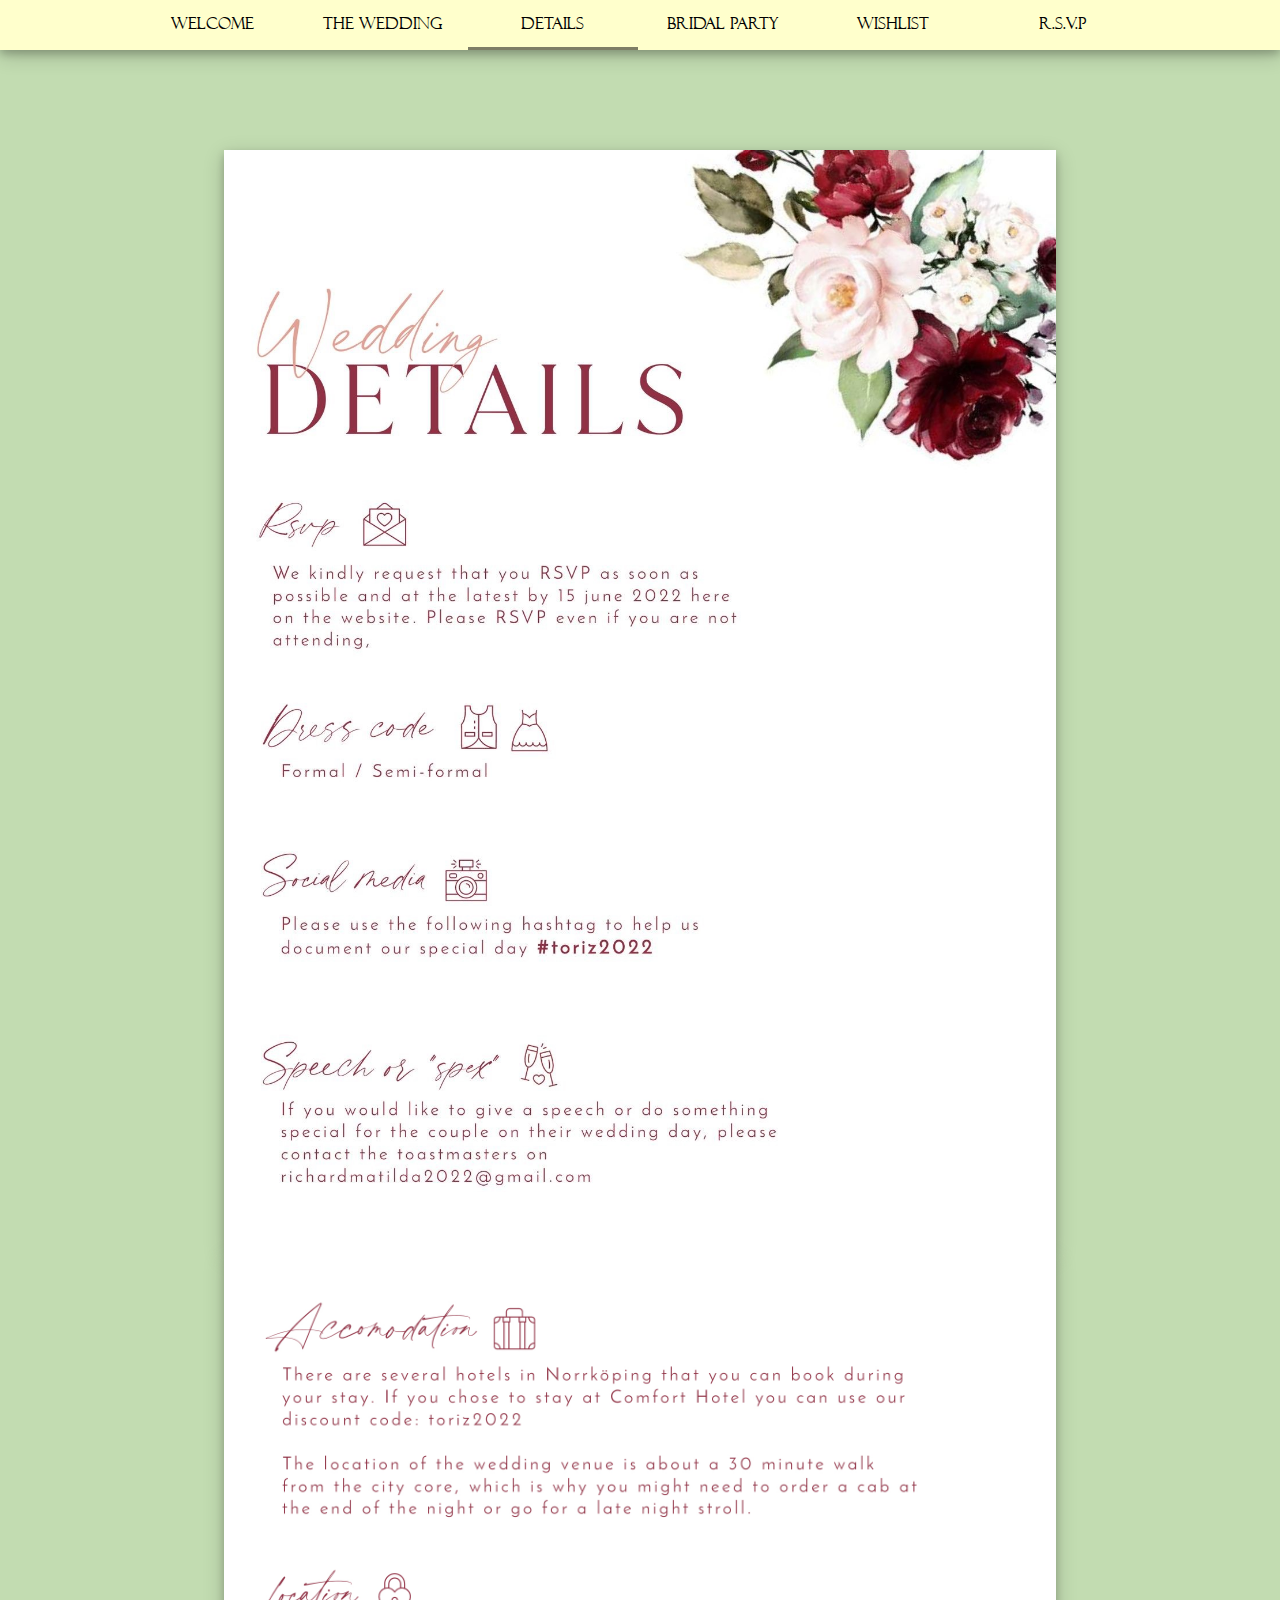
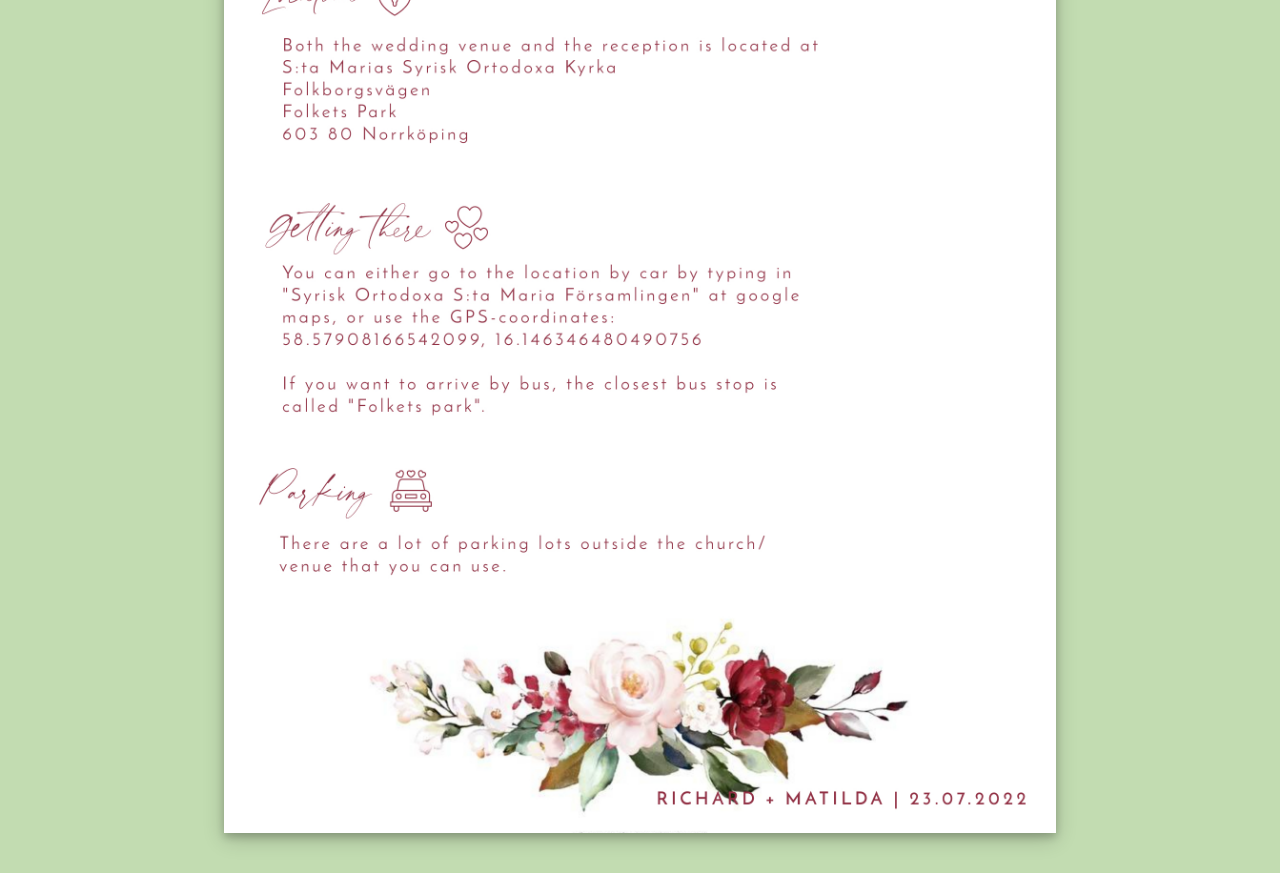
<file: About us.html>
<!DOCTYPE html>
<html lang="en">

<head>
    <meta charset="UTF-8">
    <meta http-equiv="X-UA-Compatible" content="IE=edge">
    <meta name="viewport" content="width=device-width, initial-scale=1.0">
    <title>Details</title>
    <link rel="stylesheet" href="../css/Styling.css">
</head>

<body>
    <div class="menu">
        <div class="navbar" id="myNavbar">
            <ul>
                <li><a href="index.html">Welcome</a></li>
                <li><a href="The Wedding.html">The wedding</a></li>
                <li class="active"><a href="#">Details</a></li>
                <li><a href="Bridal Party.html">Bridal party</a></li>
                <li><a href="Wishlist.html">Wishlist</a></li>
                <li><a href="RSVP.html">R.S.V.P</a></li>
                <li><a href="javascript:void(0);" style="font-size:15px;" class="icon"
                        onclick="myFunction()">&#9776;</a></li>
            </ul>
        </div>
    </div>
    <img class = "details1" src="../img/Details1.jpg" alt="Details">
    <img class = "details2" src="../img/Details2.jpg" alt="Details">
    <p class="countDownTimer" id="countdown"></p>

    <script src="../Script/Meny.js"></script>
    <script src="../Script/CountDownTimer.js"></script>
</body>

</html>
</file>
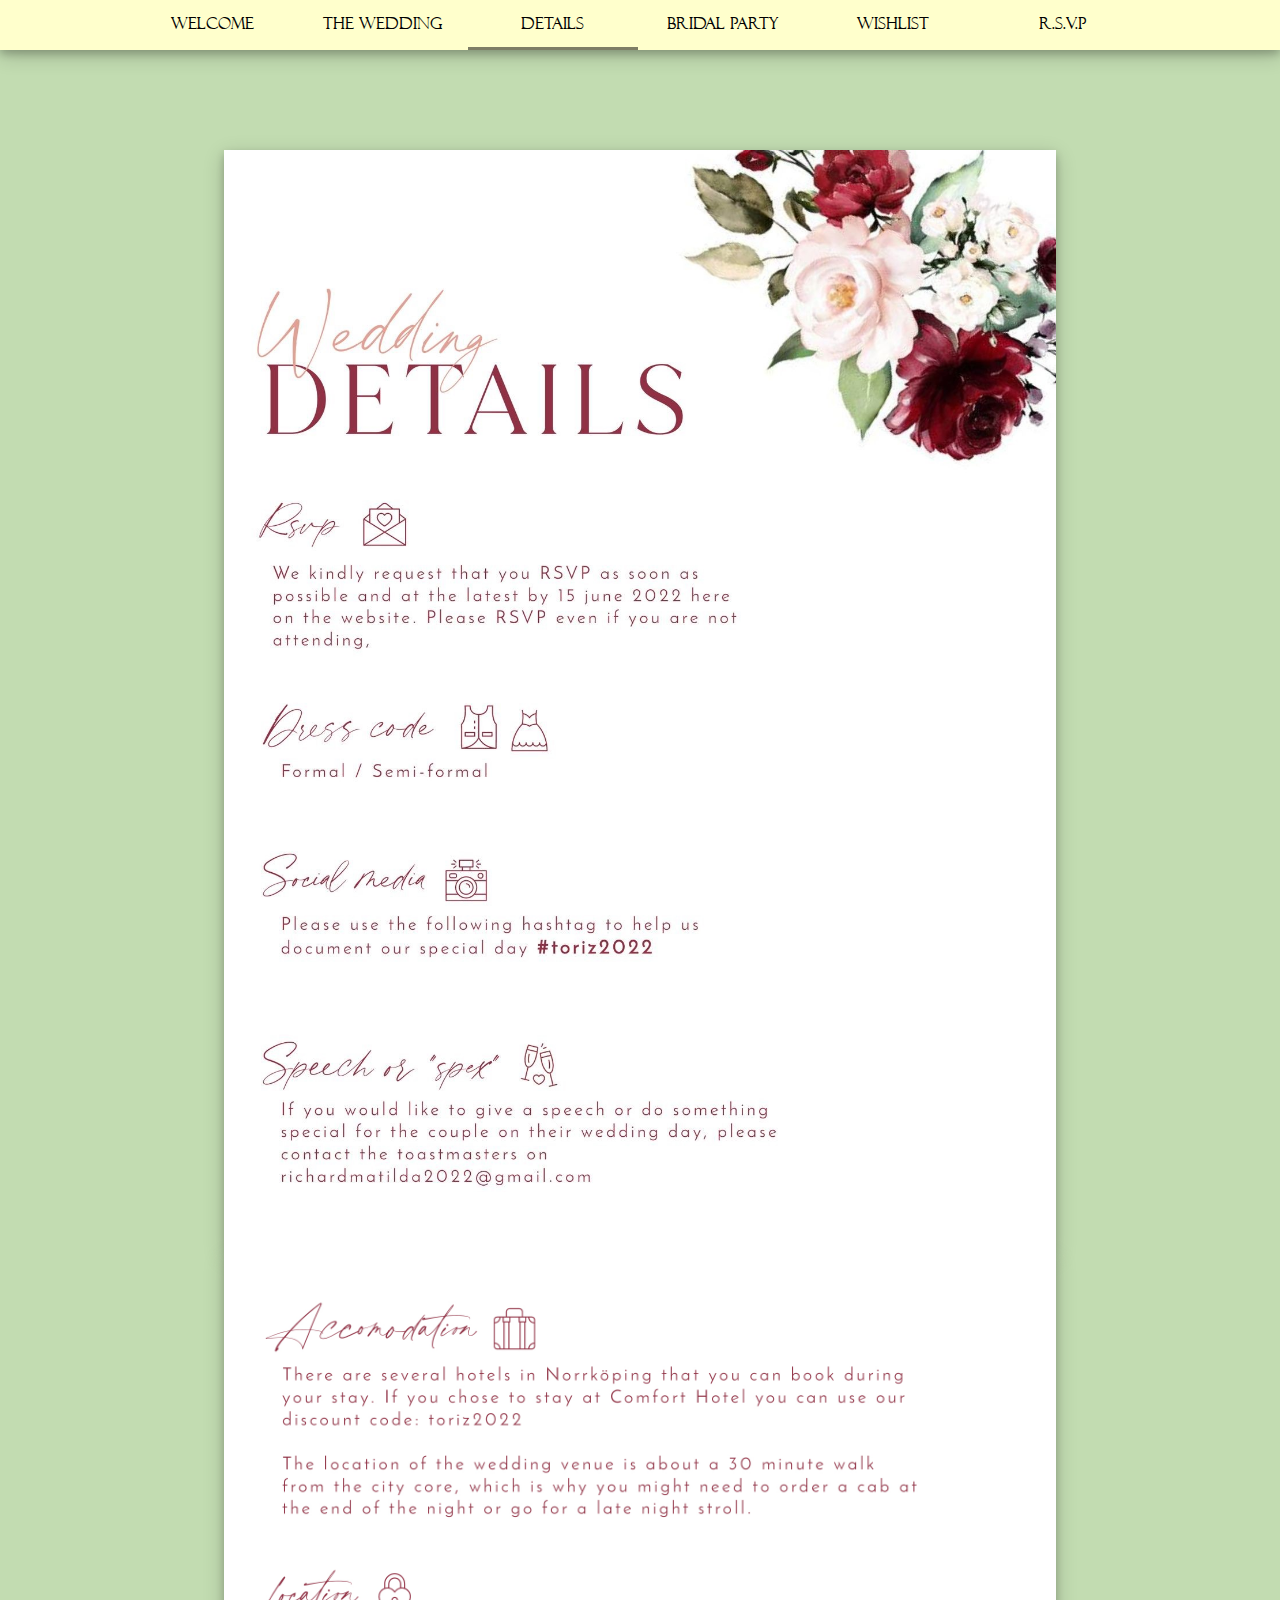
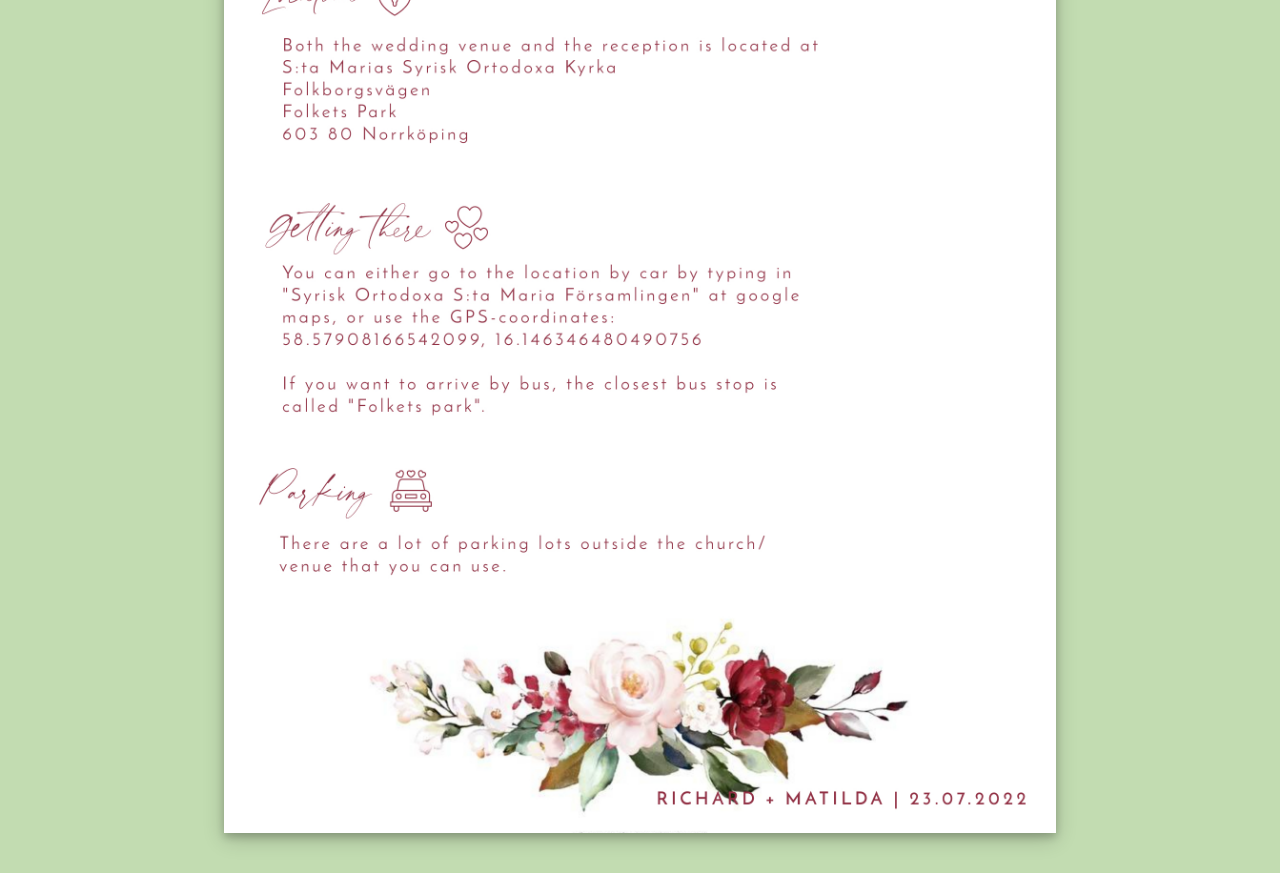
<file: AboutUs.html>
<!DOCTYPE html>
<html lang="en">

<head>
    <meta charset="UTF-8">
    <meta http-equiv="X-UA-Compatible" content="IE=edge">
    <meta name="viewport" content="width=device-width, initial-scale=1.0">
    <title>Details</title>
    <link rel="stylesheet" href="css/Styling.css" type="text/css">
</head>

<body>
    <div class="menu">
        <div class="navbar" id="myNavbar">
            <ul>
                <li><a href="index.html">Welcome</a></li>
                <li><a href="TheWedding.html">The wedding</a></li>
                <li class="active"><a href="#">Details</a></li>
                <li><a href="BridalParty.html">Bridal party</a></li>
                <li><a href="Wishlist.html">Wishlist</a></li>
                <li><a href="RSVP.html">R.S.V.P</a></li>
                <li><a href="javascript:void(0);" style="font-size:15px;" class="icon"
                        onclick="myFunction()">&#9776;</a></li>
            </ul>
        </div>
    </div>
    <img class = "details1" src="img/Details1.jpg" alt="Details">
    <img class = "details2" src="img/Details2.jpg" alt="Details">
    <p class="countDownTimer" id="countdown"></p>

    <script src="Script/Meny.js" type="text/javascript"></script>
    <script src="Script/CountDownTimer.js" type="text/javascript"></script>
</body>

</html>
</file>
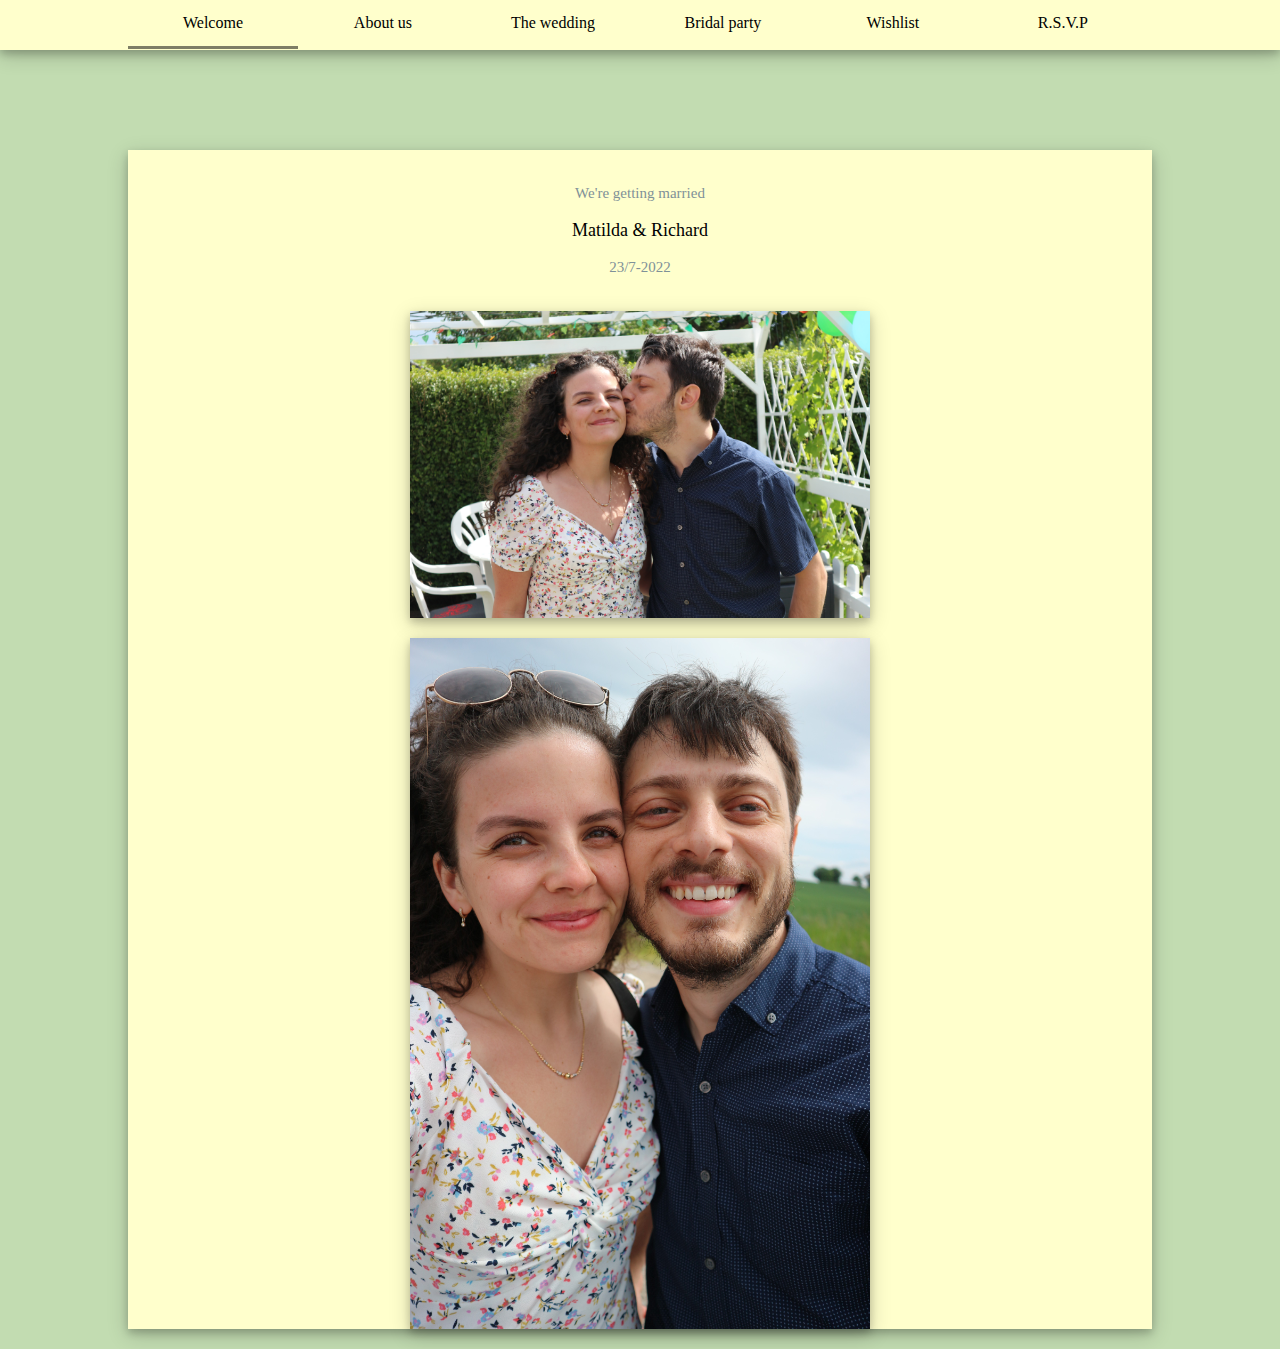
<file: Brölloppssida.html>
<!DOCTYPE html>
<html lang="en">

<head>
    <meta charset="UTF-8">
    <meta http-equiv="X-UA-Compatible" content="IE=edge">
    <meta name="viewport" content="width=device-width, initial-scale=1.0">
    <title>Matilda's & Richard's wedding</title>
    <style>
        ul {
            list-style-type: none;
            margin: 0;
            padding: 0;
            overflow: hidden;
            width: 100%;
        }

        body {
            margin: 0%;
            background-color: rgb(194, 220, 177);
        }

        .navbar {
            margin: auto;
            width: 80%;
            height: 100%;
            background-color: rgb(255, 255, 204);
        }

        .navbar .icon {
            display: none;
        }

        @media screen and (max-width: 750px) {
            .navbar li:not(:first-child) {
                display: none;
            }

            .navbar li.icon {
                float: right;
                display: block;
            }
        }

        @media screen and (max-width: 750px) {
            .navbar.responsive {
                position: relative;
            }

            .navbar.responsive .icon {
                position: absolute;
                right: 0;
                top: 0;
            }

            .navbar.responsive li {
                float: none;
                display: block;
                text-align: left;
            }
        }

        .menu {
            margin: auto;
            width: 100%;
            height: 50px;
            background-color: rgb(255, 255, 204);
            box-shadow: 0 4px 8px 0 rgba(0, 0, 0, 0.2), 0 6px 20px 0 rgba(0, 0, 0, 0.19);
        }

        .sheet {
            width: 80%;
            background-color: rgb(255, 255, 204);
            height: 100%;
            margin: auto;
            margin-top: 100px;
            box-shadow: 0 4px 8px 0 rgba(0, 0, 0, 0.2), 0 6px 20px 0 rgba(0, 0, 0, 0.19);
        }

        li {
            float: left;
            width: 16.6%;
        }

        li a {
            display: block;
            color: black;
            text-align: center;
            padding: 14px 16px;
            text-decoration: none;
            font-family: Felix Titling;
            height: 100%;
        }

        .content {
            padding-top: 20px;
            margin: auto;
            width: 30%;
            padding-bottom: 20px;
        }

        .overunder {
            text-align: center;
            font-size: 15px;
            color: rgb(127, 145, 152);
            font-family: Felix Titling;
        }

        .groomandbride {
            text-align: center;
            font-size: large;
            font-family: Felix Titling;
        }

        img {
            display: block;
            margin-left: auto;
            margin-right: auto;
            width: 45%;
            box-shadow: 0 4px 8px 0 rgba(0, 0, 0, 0.2), 0 6px 20px 0 rgba(0, 0, 0, 0.19);
            margin-bottom: 20px;
        }

        .active {
            border-bottom: medium solid rgba(0, 0, 0, 0.507);
        }

        li a:hover {
            background-color: white;
        }
    </style>
</head>

<body>
    <div class="menu">
        <div class="navbar" id="myNavbar">
            <ul>
                <li class="active"><a href="#">Welcome</a></li>
                <li><a href="#">About us</a></li>
                <li><a href="#">The wedding</a></li>
                <li><a href="#">Bridal party</a></li>
                <li><a href="#">Wishlist</a></li>
                <li><a href="#">R.S.V.P</a></li>
                <li><a href="javascript:void(0);" style="font-size:15px;" class="icon"
                        onclick="myFunction()">&#9776;</a></li>
            </ul>
        </div>
    </div>
    <div class="sheet">
        <div class="content">
            <p class="overunder">We're getting married</p>
            <p class="groomandbride">Matilda & Richard</p>
            <p class="overunder">23/7-2022</p>
        </div>
        <img src="Brudpar1.jpg" alt="Picture of Matilda and Richard">
        <img src="Brudpar2.jpg" alt="Picture of Matilda and Richard">
    </div>

    <script>
        function myFunction() {
            var x = document.getElementById("myNavbar");
            if (x.className === "navbar") {
                x.className += " responsive";
            }

            else {
                x.className = "navbar";
            }
        }
    </script>
</body>

</html>
</file>
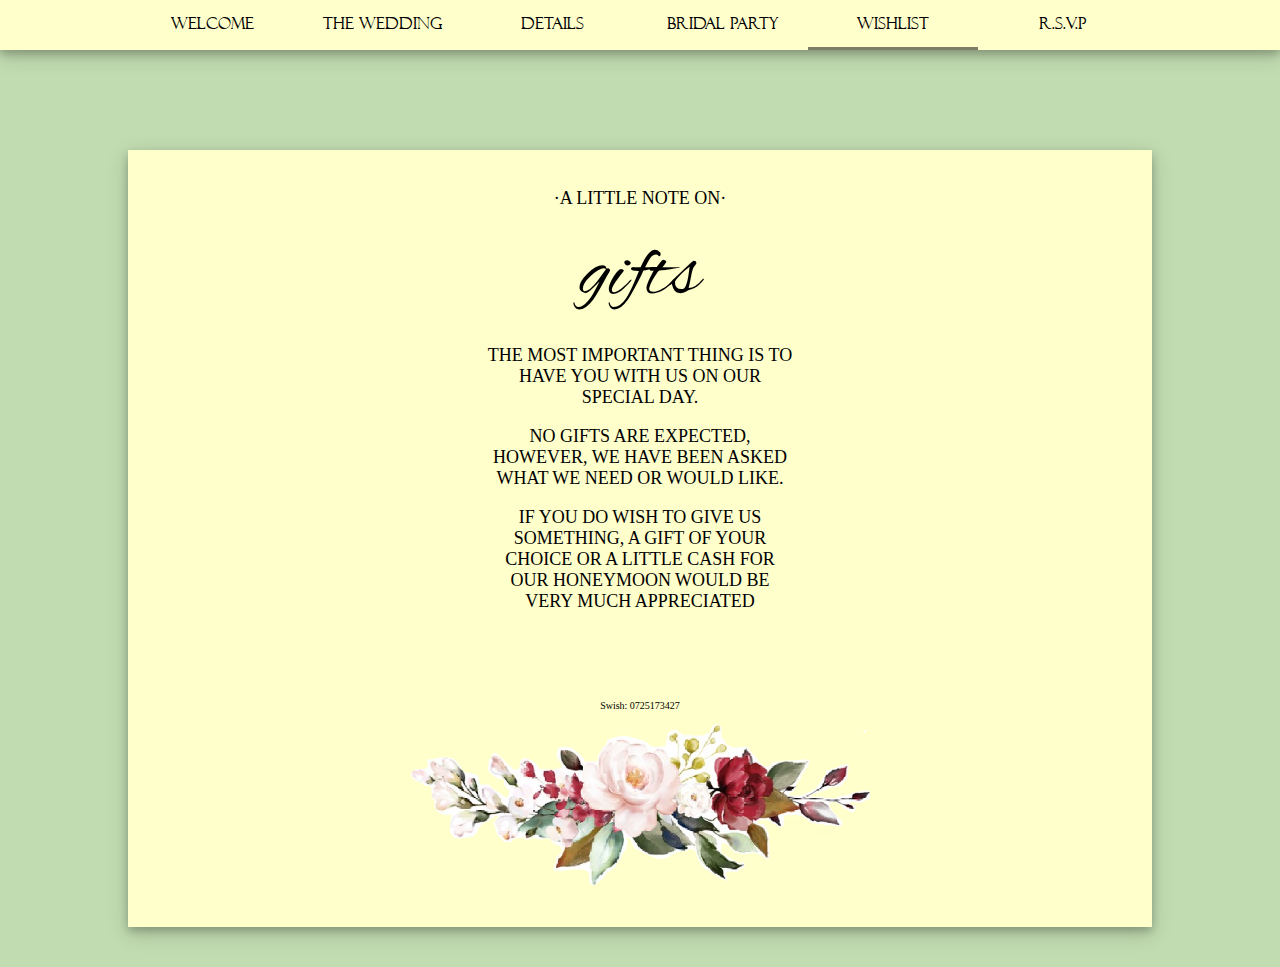
<file: Wishlist.html>
<!DOCTYPE html>
<html lang="en">

<head>
    <meta charset="UTF-8">
    <meta http-equiv="X-UA-Compatible" content="IE=edge">
    <meta name="viewport" content="width=device-width, initial-scale=1.0">
    <title>Wishlist</title>
    <link rel="stylesheet" href="css/Styling.css" type="text/css">
</head>

<body>
    <div class="menu">
        <div class="navbar" id="myNavbar">
            <ul>
                <li><a href="index.html">Welcome</a></li>
                <li><a href="TheWedding.html">The wedding</a></li>
                <li><a href="AboutUs.html">Details</a></li>
                <li><a href="BridalParty.html">Bridal party</a></li>
                <li class="active"><a href="#">Wishlist</a></li>
                <li><a href="RSVP.html">R.S.V.P</a></li>
                <li><a href="javascript:void(0);" style="font-size:15px;" class="icon"
                        onclick="myFunction()">&#9776;</a></li>
            </ul>
        </div>
    </div>
    <div class="sheet">

        <div class = "wishlistContent">
            <p>·A LITTLE NOTE ON·</p>
            <p class="gifts">gifts</p>
            <p>THE MOST IMPORTANT THING IS TO HAVE YOU WITH US ON OUR SPECIAL DAY.</p>
            <p>NO GIFTS ARE EXPECTED, HOWEVER, WE HAVE BEEN ASKED WHAT WE NEED OR WOULD LIKE. </p>
            <p>IF YOU DO WISH TO GIVE US SOMETHING, A GIFT OF YOUR CHOICE OR A LITTLE CASH FOR OUR HONEYMOON WOULD BE VERY MUCH APPRECIATED</p>
            
        </div>

        <p class = "swish">Swish: 0725173427</p>
        <img class = "flower" src="img/blomma.png" alt="flower">
    </div>
    <p class="countDownTimer" id="countdown"></p>

    <script src="Script/Meny.js" type="text/javascript"></script>
    <script src="Script/CountDownTimer.js" type="text/javascript"></script>
</body>

</html>
</file>
<file: css/Styling.css>
ul {
    list-style-type: none;
    margin: 0;
    padding: 0;
    overflow: hidden;
    width: 100%;
}


@font-face {
    font-family: Felix Titling;
    src: url(../Fonts/FELIXTI.TTF);
}
@font-face {
    font-family: Alex Brush;
    src: url(../Fonts/AlexBrush-Regular.ttf);
}

@font-face {
    font-family: Blackmore;
    src: url(../Fonts/Blackmore.ttf);
    src: url(../Fonts);
}

body {
    margin: 0%;
    background-color: rgb(194, 220, 177);
}

p{
    text-align: center;
    font-size: large;
}

.gifts{
    font-family: Alex Brush;
    font-size: 80px;
    margin: 5px;
}

.navbar {
    margin: auto;
    width: 80%;
    height: 100%;
    background-color: rgb(255, 255, 204);
}

.navbar .icon {
    display: none;
}

@media screen and (max-width: 750px) {
    .navbar li:not(:first-child, :last-child) {
        display: none;
    }

    li:first-child{
        width: 80%;
    }

    li:last-child{
        float: right;
        width: 10%;
    }

    .navbar .icon {
        float: right;
        display: block;
    }
    .navbar.responsive {
        position: relative;
        box-shadow: 0 4px 8px 0 rgba(0, 0, 0, 0.2), 0 6px 20px 0 rgba(0, 0, 0, 0.19);
    }

    .navbar.responsive .icon {
        position: absolute;
        right: 0;
        top: 0;
    }

    .navbar.responsive li {
        float: none;
        display: block;
        text-align: left;
        width: 80%;
        background-color: rgb(255, 255, 204);
        box-shadow: 0 4px 8px 0 rgba(0, 0, 0, 0.2), 0 6px 20px 0 rgba(0, 0, 0, 0.19);
    }

    .sheet .wishlistContent{
        width: 80%;
    }


}

.menu {
    margin: auto;
    width: 100%;
    height: 50px;
    background-color: rgb(255, 255, 204);
    box-shadow: 0 4px 8px 0 rgba(0, 0, 0, 0.2), 0 6px 20px 0 rgba(0, 0, 0, 0.19);
}

.sheet {
    width: 80%;
    background-color: rgb(255, 255, 204);
    height: 100%;
    margin: auto;
    padding-bottom: 20px;
    margin-top: 100px;
    margin-bottom: 20px;
    box-shadow: 0 4px 8px 0 rgba(0, 0, 0, 0.2), 0 6px 20px 0 rgba(0, 0, 0, 0.19);
}

li {
    float: left;
    width: 16.6%;
}

li a {
    display: block;
    color: black;
    text-align: center;
    padding: 14px 16px;
    text-decoration: none;
    font-family: Felix Titling;
}

.wishlistContent {
    padding-top: 20px;
    margin: auto;
    width: 30%;
    padding-bottom: 20px;
}

.swish {
    margin: auto;
    font-size: 10px;
    margin-top: 50px;
}

.content {
    margin: auto;
    width: 30%;
    padding-bottom: 20px;
}

.overunder {
    text-align: center;
    font-size: 15px;
    color: rgb(127, 145, 152);
    font-family: Blackmore;
}
iframe{
    width: 100%;
}
.groomandbride {
    text-align: center;
    font-size: large;
    font-family: Blackmore;
}
.flower{
    box-shadow: none;
    margin-left: auto;
    margin-right: auto;
}

.flowerUpsidedown{
    box-shadow: none;
    margin-left: auto;
    margin-right: auto;
    margin-bottom: 0px;
    padding-top: 20px;
}

img {
    display: block;
    margin-left: auto;
    margin-right: auto;
    width: 45%;
    box-shadow: 0 4px 8px 0 rgba(0, 0, 0, 0.2), 0 6px 20px 0 rgba(0, 0, 0, 0.19); 
    margin-bottom: 20px;
}

.timeline{
    margin-top: 100px;
    width: 65%;
}


.details1{
    margin-top: 100px;
    width: 65%;
    margin-bottom: 0%;
}

.details2{
    margin-top: auto;
    width: 65%;
}

.active {
    border-bottom: medium solid rgba(0, 0, 0, 0.507);
}

li a:hover {
    background-color: white;
}

.countDownTimer{
    font-size: 40px;
    font-family: Alex Brush;
}
</file>
